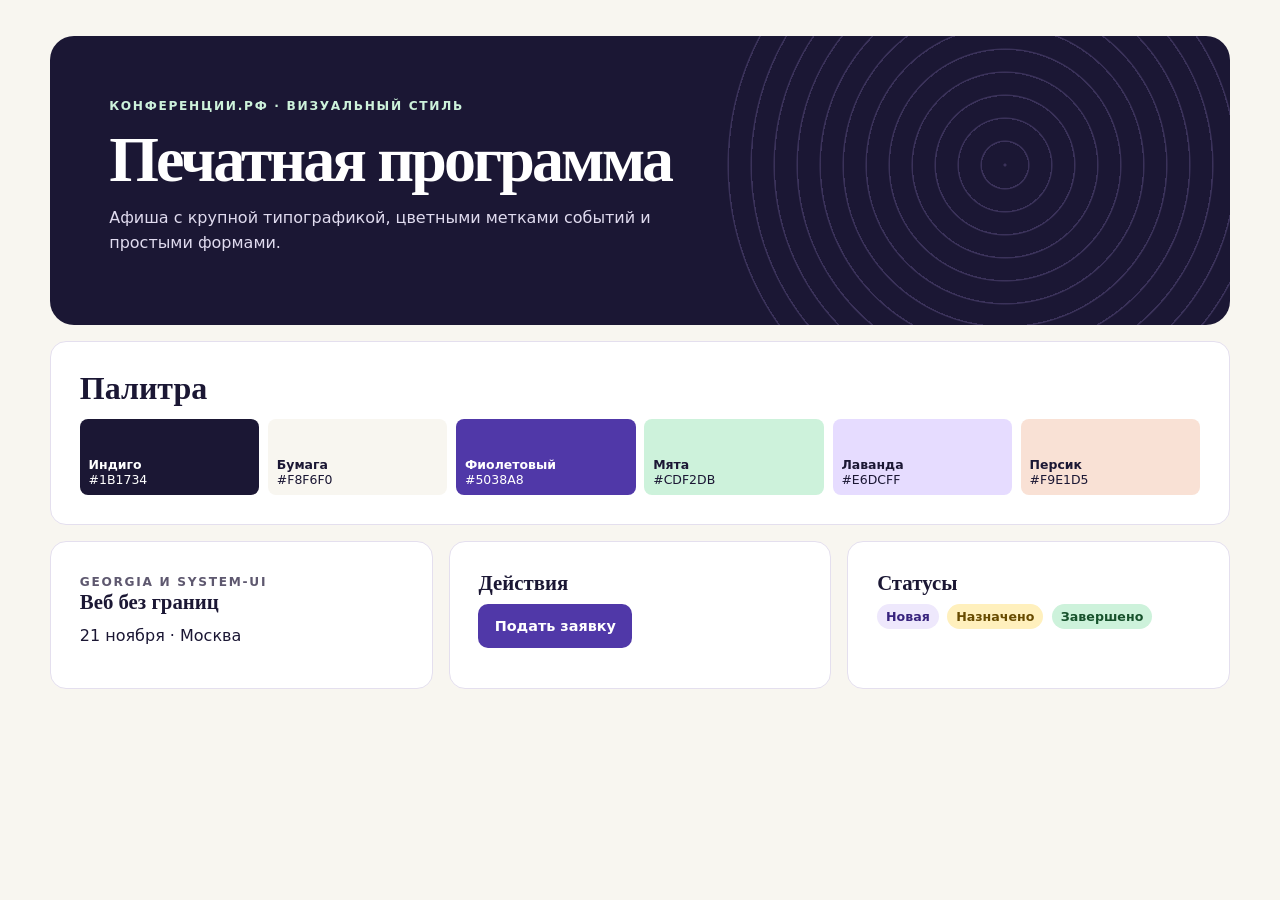
<file: 07-design-concept/moodboard.html>
<!doctype html>
<html lang="ru">
<head>
  <meta charset="utf-8">
  <meta name="viewport" content="width=device-width, initial-scale=1">
  <title>Мудборд — Конференции.РФ</title>
  <link rel="stylesheet" href="../10-user-interface/styles.css">
  <style>
    .specimen { margin-top: 1rem; }
    .specimen h2 { margin-bottom: .8rem; }
    .swatches { display: grid; grid-template-columns: repeat(6, minmax(0, 1fr)); gap: .55rem; }
    .swatches div { border-radius: .5rem; min-height: 76px; padding: .55rem; display: flex; flex-direction: column; justify-content: end; font-size: .78rem; }
    .sample { margin-top: 1rem; display: grid; grid-template-columns: repeat(3,minmax(0,1fr)); gap: 1rem; }
    .sample .panel h3 { margin-bottom: .6rem; }
    @media (max-width: 680px) { .swatches { grid-template-columns: repeat(3,minmax(0,1fr)); } .sample { grid-template-columns: 1fr; } }
  </style>
</head>
<body>
  <main class="wrap">
    <div class="hero">
      <span class="eyebrow">Конференции.РФ · Визуальный стиль</span>
      <h1>Печатная программа</h1>
      <p>Афиша с крупной типографикой, цветными метками событий и простыми формами.</p>
    </div>
    <section class="panel specimen">
      <h2>Палитра</h2>
      <div class="swatches">
        <div style="background:#1b1734;color:white"><strong>Индиго</strong>#1B1734</div>
        <div style="background:#f8f6f0"><strong>Бумага</strong>#F8F6F0</div>
        <div style="background:#5038a8;color:white"><strong>Фиолетовый</strong>#5038A8</div>
        <div style="background:#cdf2db"><strong>Мята</strong>#CDF2DB</div>
        <div style="background:#e6dcff"><strong>Лаванда</strong>#E6DCFF</div>
        <div style="background:#f9e1d5"><strong>Персик</strong>#F9E1D5</div>
      </div>
    </section>
    <section class="sample" aria-label="Компоненты">
      <div class="panel"><span class="eyebrow muted">Georgia и system-ui</span><h3>Веб без границ</h3><p>21 ноября · Москва</p></div>
      <div class="panel"><h3>Действия</h3><span class="button">Подать заявку</span></div>
      <div class="panel"><h3>Статусы</h3><div class="inline"><span class="badge">Новая</span><span class="badge assigned">Назначено</span><span class="badge completed">Завершено</span></div></div>
    </section>
  </main>
</body>
</html>
</file>
<file: 10-user-interface/styles.css>
:root {
  color-scheme: light;
  --ink: #1b1734;
  --paper: #f8f6f0;
  --purple: #5038a8;
  --mint: #cdf2db;
  --muted: #5e586f;
  --line: #e4dfee;
  --white: #fff;
  font-family: system-ui, sans-serif;
  color: var(--ink);
  background: var(--paper);
}
*, *::before, *::after { box-sizing: border-box; }
body { margin: 0; min-height: 100vh; display: flex; flex-direction: column; }
.wrap { width: min(1180px, calc(100% - 48px)); margin-inline: auto; }
a { color: var(--purple); }
a:focus-visible, button:focus-visible, summary:focus-visible, input:focus-visible, select:focus-visible, textarea:focus-visible { outline: 3px solid #795ee0; outline-offset: 3px; }
.skip-link { position: fixed; z-index: 4; top: .5rem; left: .5rem; background: white; padding: .6rem; transform: translateY(-200%); }
.skip-link:focus { transform: translateY(0); }
.site-header { background: white; border-bottom: 1px solid var(--line); }
.header-inner { display: flex; align-items: center; justify-content: space-between; gap: .65rem 1.5rem; min-height: 76px; }
.brand { display: inline-flex; align-items: center; font-weight: 800; white-space: nowrap; color: var(--ink); text-decoration: none; }
.brand span:last-child { color: var(--purple); }
.brand-icon { display: inline-grid; place-items: center; width: 32px; height: 32px; margin-right: .55rem; border-radius: 9px; background: var(--ink); color: var(--mint); }
nav { display: flex; align-items: center; gap: .4rem; }
nav a, nav summary { display: flex; align-items: center; min-height: 44px; padding: 0 .7rem; border-radius: .55rem; color: var(--ink); font-size: .9rem; font-weight: 650; text-decoration: none; cursor: pointer; }
nav a:hover, nav summary:hover, nav [aria-current="page"] { background: #eee8fc; color: #38247e; }
.nav-more { position: relative; }
.nav-more summary { list-style: none; }
.nav-more summary::-webkit-details-marker { display: none; }
.nav-more summary::after { content: "⌄"; margin-left: .35rem; }
.nav-panel { position: absolute; top: calc(100% + .3rem); right: 0; width: 224px; z-index: 2; border: 1px solid var(--line); border-radius: .7rem; padding: .25rem; background: white; box-shadow: 0 12px 24px #1b173420; }
.nav-login { border: 1px solid var(--line); }
main { flex: 1; padding-block: 2.25rem 4rem; }
main:focus { outline: none; }
h1, h2, h3 { font-family: Georgia, serif; margin: 0; line-height: 1.12; font-weight: 600; }
h1 { font-size: clamp(2.3rem, 5vw, 4.25rem); letter-spacing: -.045em; }
h2 { font-size: clamp(1.5rem, 3vw, 2rem); }
h3 { font-size: 1.3rem; }
p { line-height: 1.55; margin: .65rem 0; }
.lede, .muted { color: var(--muted); }
.eyebrow { font-size: .76rem; font-weight: 800; letter-spacing: .14em; text-transform: uppercase; }
.hero { position: relative; isolation: isolate; overflow: hidden; padding: clamp(1.4rem, 5vw, 3.7rem); border-radius: 1.5rem; background: var(--ink); color: white; }
.hero::after { content: ""; position: absolute; z-index: -1; right: -60px; bottom: -125px; width: clamp(220px, 47vw, 570px); aspect-ratio: 1; border-radius: 50%; background: repeating-radial-gradient(ellipse at center,#c4a7ff44 0 1px,transparent 2px 23px); opacity: .7; }
.hero .eyebrow { color: var(--mint); }
.hero h1 { max-width: 690px; margin: .6rem 0; }
.hero p { max-width: 560px; color: #e0dbef; }
.hero .button { margin-top: .8rem; background: var(--mint); color: var(--ink); }
.section-heading { display: flex; justify-content: space-between; gap: 1rem; align-items: baseline; margin: 2.2rem 0 1rem; }
.grid { display: grid; grid-template-columns: repeat(3, minmax(0, 1fr)); gap: 1rem; }
.card, .panel { min-width: 0; border: 1px solid var(--line); border-radius: 1rem; background: white; }
.card { overflow: hidden; display: flex; flex-direction: column; }
.card-banner { min-height: 110px; display: flex; justify-content: space-between; align-items: start; gap: 1rem; padding: 1rem; color: var(--ink); background: #e6dcff; }
.card-banner.mint { background: #d8f3e3; }
.card-banner.peach { background: #f9e1d5; }
.card-banner i { font-style: normal; font-size: 3.9rem; line-height: 1; }
.card-banner b { display: block; font-family: Georgia, serif; font-size: 1.75rem; font-weight: 600; }
.card-body { display: flex; flex: 1; flex-direction: column; align-items: flex-start; padding: 1.15rem; }
.card-body p { color: var(--muted); }
.card-body .button { margin-top: auto; }
.panel { padding: clamp(1rem, 3vw, 1.8rem); }
.page-heading { margin-bottom: 1.45rem; }
.page-heading h1 { margin-top: .4rem; font-size: clamp(2.1rem, 4.4vw, 3.5rem); }
.form-layout { display: grid; grid-template-columns: minmax(0, 1.5fr) minmax(0, 1fr); align-items: start; gap: 1rem; max-width: 950px; }
.form-aside { background: #eee8fc; }
label { display: grid; gap: .32rem; font-weight: 700; font-size: .92rem; }
input, select, textarea, button { font: inherit; }
input, select, textarea { width: 100%; min-width: 0; border: 1px solid #9d93af; border-radius: .6rem; background: #fff; color: var(--ink); padding: .65rem .75rem; min-height: 44px; }
textarea { resize: vertical; min-height: 98px; }
form { display: grid; gap: 1rem; }
form .button { justify-self: start; }
small { color: var(--muted); font-weight: 400; }
.button { display: inline-flex; justify-content: center; align-items: center; min-height: 44px; border: 1px solid transparent; border-radius: .62rem; padding: .6rem .95rem; text-decoration: none; background: var(--purple); color: white; font-size: .9rem; font-weight: 750; cursor: pointer; text-align: center; }
.button:hover { filter: brightness(.92); }
.button.secondary { color: #38247e; background: #eee8fc; }
.button.quiet { color: var(--ink); background: white; border-color: var(--line); }
.inline { display: flex; flex-wrap: wrap; align-items: center; gap: .55rem; }
.stack { display: grid; gap: .85rem; }
.list-row { display: grid; grid-template-columns: minmax(0, 1fr) auto; gap: .7rem 1rem; align-items: center; }
.list-row .inline { justify-content: flex-end; }
.badge { display: inline-block; padding: .32rem .55rem; border-radius: 1rem; background: #eee8fc; color: #38247e; font-size: .79rem; font-weight: 750; }
.badge.assigned { color: #684b00; background: #fff0bd; }
.badge.completed { color: #17522c; background: var(--mint); }
.notice { color: #13512c; background: var(--mint); border-radius: .65rem; padding: .65rem .85rem; margin-bottom: 1rem; }
.error { color: #8c213b; background: #fdf0f3; border-radius: .65rem; padding: .65rem .85rem; margin: 0; }
.error:empty { display: none; }
.filters { display: grid; grid-template-columns: repeat(2, minmax(0, 1fr)); gap: .9rem; margin-bottom: 1rem; }
.profile { overflow-wrap: anywhere; }
.profile dt { font-weight: 750; }
.profile dd { margin: .15rem 0 .85rem; }
.site-footer { border-top: 1px solid var(--line); color: var(--muted); font-size: .88rem; }
.site-footer .wrap { display: flex; justify-content: space-between; gap: .5rem 1rem; flex-wrap: wrap; padding-block: 1.1rem; }
@media (max-width: 900px) {
  .grid { grid-template-columns: repeat(2, minmax(0, 1fr)); }
}
@media (max-width: 680px) {
  .wrap { width: calc(100% - 32px); }
  .header-inner { align-items: flex-start; flex-direction: column; justify-content: center; padding-block: .65rem; gap: .4rem; }
  nav { width: 100%; flex-wrap: wrap; }
  nav a, nav summary { font-size: .85rem; padding-inline: .55rem; }
  .nav-panel { right: auto; left: 0; }
  main { padding-top: 1.25rem; }
  .hero { border-radius: 1rem; }
  .hero::after { opacity: .4; }
  .grid, .form-layout, .list-row, .filters { grid-template-columns: 1fr; }
  .list-row .inline { justify-content: flex-start; }
  .section-heading { margin-top: 1.6rem; }
}
</file>
